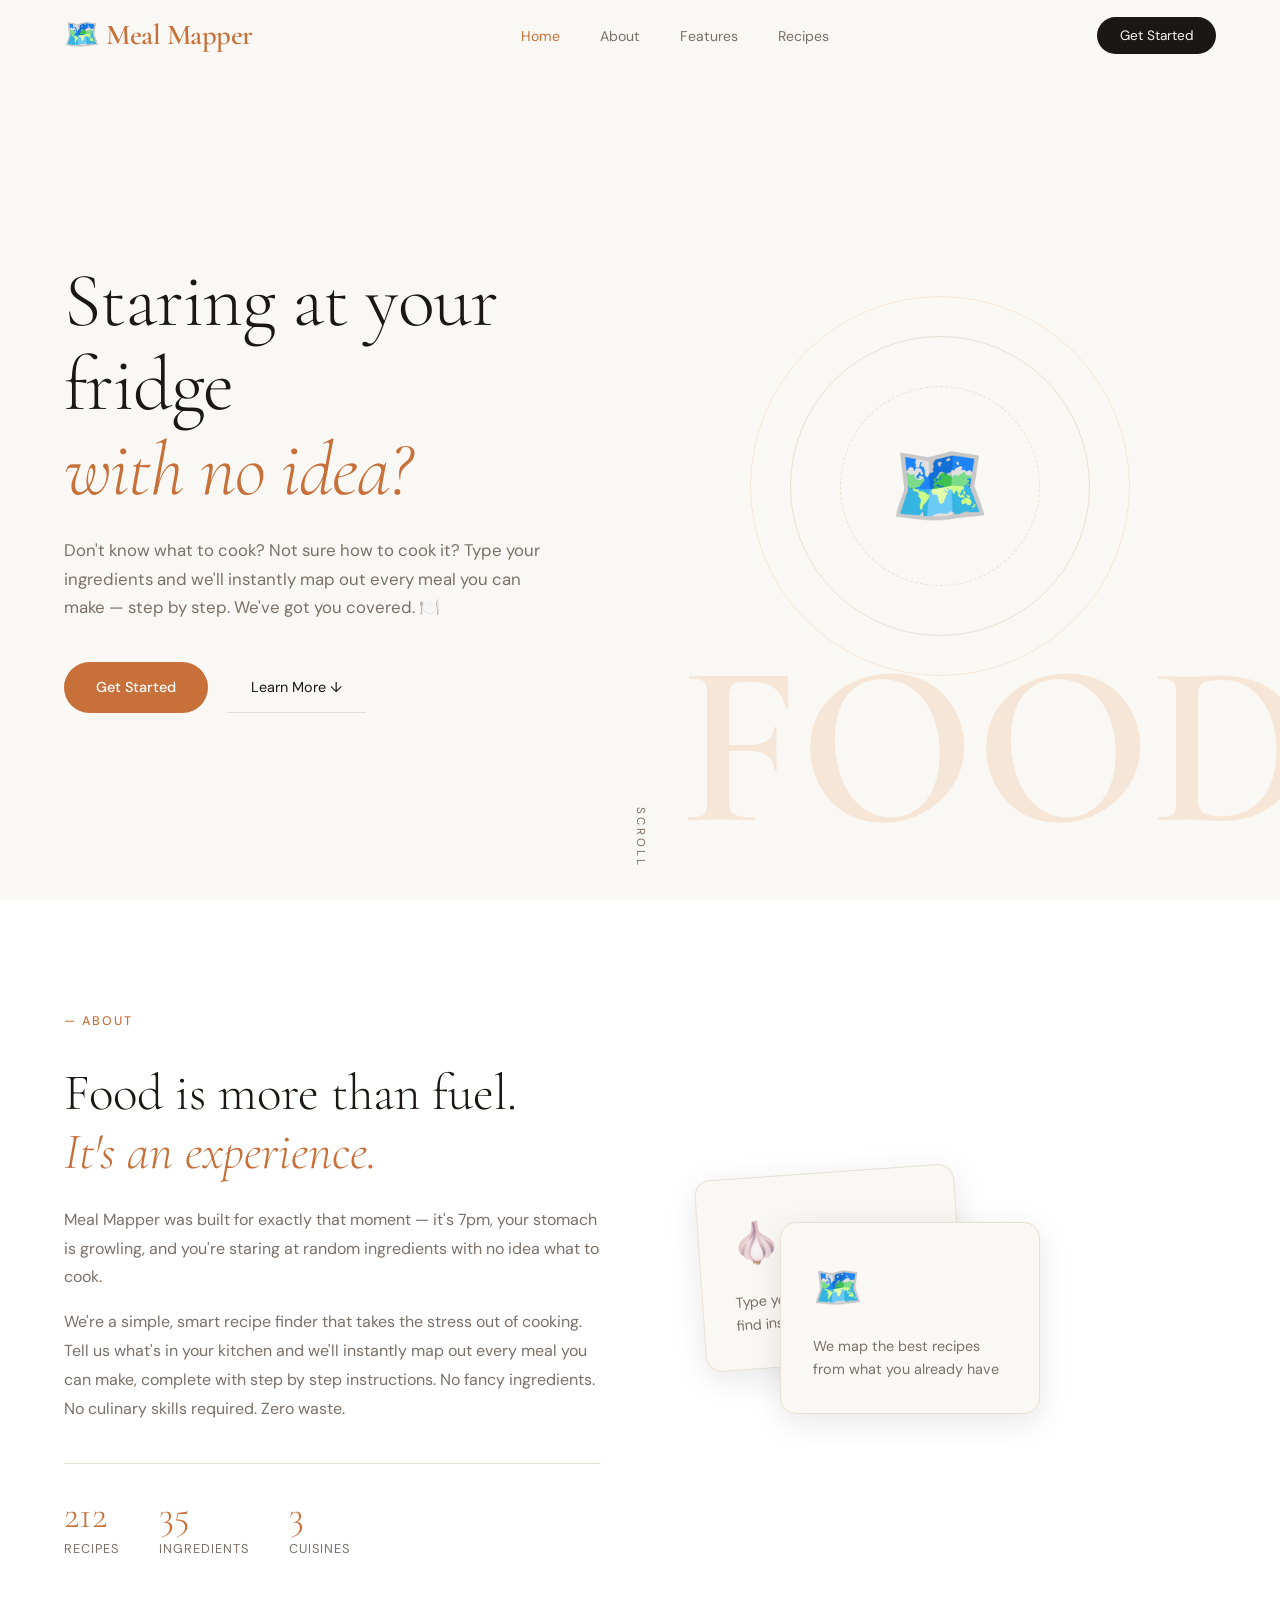
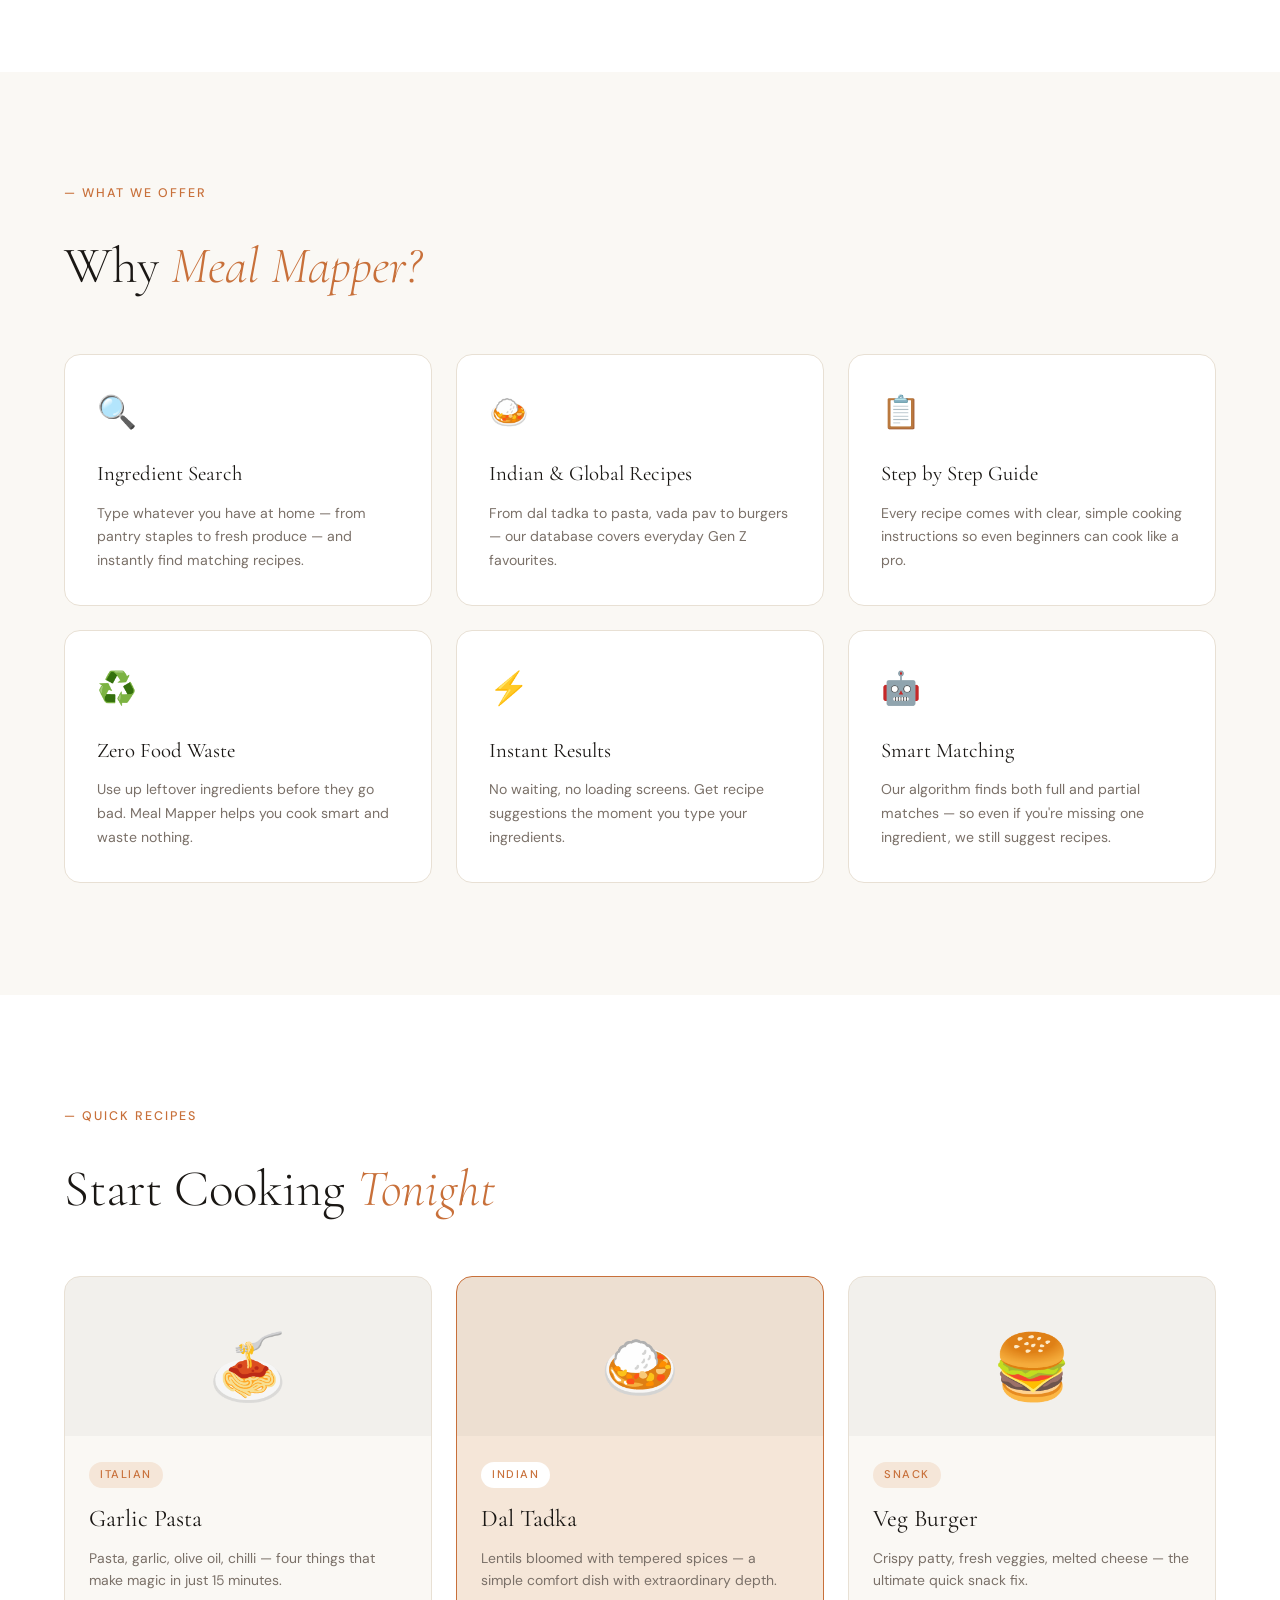
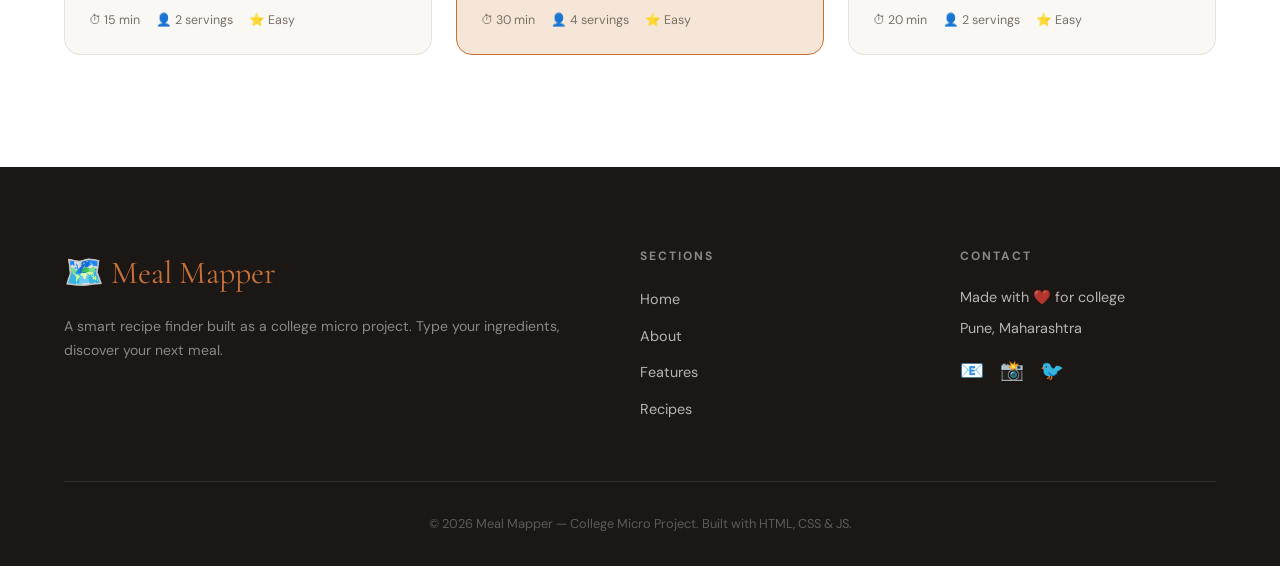
<file: templates/index.html>
<!DOCTYPE html>
<html lang="en">
<head>
  <meta charset="UTF-8" />
  <meta name="viewport" content="width=device-width, initial-scale=1.0"/>
  <title>Meal Mapper — Find Recipes Instantly</title>
  <style>
/* =============================================
   MEAL MAPPER — style.css
   ============================================= */

:root {
  --clr-bg: #faf8f4;
  --clr-surface: #ffffff;
  --clr-text: #1a1714;
  --clr-text-muted: #7a7068;
  --clr-accent: #c8703a;
  --clr-accent-light: #f5e6d8;
  --clr-border: #e8e0d4;
  --font-display: 'Cormorant Garamond', Georgia, serif;
  --font-body: 'DM Sans', sans-serif;
  --radius-md: 16px;
  --shadow-sm: 0 2px 12px rgba(26,23,20,0.06);
  --shadow-md: 0 8px 32px rgba(26,23,20,0.10);
  --shadow-lg: 0 20px 60px rgba(26,23,20,0.14);
  --transition: 0.3s cubic-bezier(0.4, 0, 0.2, 1);
  --nav-height: 72px;
}

*, *::before, *::after { box-sizing: border-box; margin: 0; padding: 0; }
html { scroll-behavior: smooth; }
body { font-family: var(--font-body); background: var(--clr-bg); color: var(--clr-text); line-height: 1.6; overflow-x: hidden; }
a { text-decoration: none; color: inherit; }
ul { list-style: none; }

/* NAVBAR */
.navbar { position: fixed; top: 0; left: 0; right: 0; height: var(--nav-height); display: flex; align-items: center; justify-content: space-between; padding: 0 5%; background: rgba(250,248,244,0.85); backdrop-filter: blur(12px); border-bottom: 1px solid transparent; z-index: 1000; transition: border-color var(--transition), box-shadow var(--transition); }
.navbar.scrolled { border-color: var(--clr-border); box-shadow: var(--shadow-sm); }
.nav-logo { font-family: var(--font-display); font-size: 1.8rem; font-weight: 600; color: var(--clr-accent); letter-spacing: -0.5px; }
.nav-links { display: flex; gap: 2.5rem; }
.nav-links a { font-size: 0.88rem; color: var(--clr-text-muted); transition: color var(--transition); }
.nav-links a:hover { color: var(--clr-text); }
.nav-cta { background: var(--clr-text); color: var(--clr-bg); border: none; padding: 0.6rem 1.4rem; border-radius: 100px; font-family: var(--font-body); font-size: 0.85rem; cursor: pointer; transition: background var(--transition), transform var(--transition); }
.nav-cta:hover { background: var(--clr-accent); transform: translateY(-1px); }
.hamburger { display: none; background: none; border: none; font-size: 1.5rem; cursor: pointer; color: var(--clr-text); }

/* HERO */
.hero { min-height: 100vh; display: grid; grid-template-columns: 1fr 1fr; align-items: center; padding: calc(var(--nav-height) + 4rem) 5% 4rem; gap: 3rem; position: relative; overflow: hidden; }
.hero-bg-text { position: absolute; font-family: var(--font-display); font-size: clamp(8rem, 18vw, 18rem); font-weight: 600; color: var(--clr-accent-light); bottom: -2rem; right: -2rem; pointer-events: none; user-select: none; z-index: 0; }
.hero-content { position: relative; z-index: 1; }
.hero-tag { display: inline-block; font-size: 0.75rem; font-weight: 500; letter-spacing: 1.5px; text-transform: uppercase; color: var(--clr-accent); background: var(--clr-accent-light); padding: 0.35rem 1rem; border-radius: 100px; margin-bottom: 1.5rem; }
.hero-title { font-family: var(--font-display); font-size: clamp(3rem, 6vw, 5.5rem); font-weight: 300; line-height: 1.1; letter-spacing: -1px; margin-bottom: 1.5rem; opacity: 0; animation: fadeUp 0.9s 0.2s ease forwards; }
.hero-title em { font-style: italic; color: var(--clr-accent); }
.hero-sub { font-size: 1.05rem; color: var(--clr-text-muted); max-width: 480px; line-height: 1.7; margin-bottom: 2.5rem; opacity: 0; animation: fadeUp 0.9s 0.4s ease forwards; }
.hero-actions { display: flex; gap: 1.2rem; flex-wrap: wrap; opacity: 0; animation: fadeUp 0.9s 0.6s ease forwards; }
.btn-primary { background: var(--clr-accent); color: white; padding: 0.85rem 2rem; border-radius: 100px; font-size: 0.9rem; font-weight: 500; transition: transform var(--transition), box-shadow var(--transition); }
.btn-primary:hover { transform: translateY(-2px); box-shadow: 0 8px 24px rgba(200,112,58,0.3); }
.btn-ghost { color: var(--clr-text); padding: 0.85rem 1.5rem; font-size: 0.9rem; border-bottom: 1px solid var(--clr-border); transition: border-color var(--transition), color var(--transition); }
.btn-ghost:hover { color: var(--clr-accent); border-color: var(--clr-accent); }
.hero-visual { position: relative; display: flex; align-items: center; justify-content: center; height: 420px; z-index: 1; }
.plate-ring { position: absolute; border-radius: 50%; border: 1px solid var(--clr-border); animation: spin linear infinite; }
.ring-1 { width: 200px; height: 200px; animation-duration: 8s; border-style: dashed; }
.ring-2 { width: 300px; height: 300px; animation-duration: 14s; animation-direction: reverse; }
.ring-3 { width: 380px; height: 380px; animation-duration: 20s; border-color: var(--clr-accent-light); }
.plate-center { font-size: 5rem; animation: float 3s ease-in-out infinite; position: relative; z-index: 2; }
.scroll-hint { position: absolute; bottom: 2rem; left: 50%; transform: translateX(-50%); font-size: 0.72rem; letter-spacing: 3px; text-transform: uppercase; color: var(--clr-text-muted); writing-mode: vertical-rl; animation: pulse 2s ease-in-out infinite; }

/* ABOUT */
.about { padding: 7rem 5%; background: var(--clr-surface); }
.section-label { font-size: 0.78rem; font-weight: 500; letter-spacing: 2px; text-transform: uppercase; color: var(--clr-accent); margin-bottom: 2rem; }
.about-grid { display: grid; grid-template-columns: 1fr 1fr; gap: 5rem; align-items: center; }
.about-text h2 { font-family: var(--font-display); font-size: clamp(2.2rem, 4vw, 3.5rem); font-weight: 300; line-height: 1.15; margin-bottom: 1.5rem; }
.about-text h2 em { font-style: italic; color: var(--clr-accent); }
.about-text p { color: var(--clr-text-muted); line-height: 1.8; margin-bottom: 1rem; }
.about-stats { display: flex; gap: 2.5rem; margin-top: 2.5rem; padding-top: 2rem; border-top: 1px solid var(--clr-border); }
.stat-num { display: block; font-family: var(--font-display); font-size: 2.4rem; font-weight: 300; color: var(--clr-accent); line-height: 1; }
.stat-label { font-size: 0.8rem; color: var(--clr-text-muted); text-transform: uppercase; letter-spacing: 1px; }
.about-card-stack { position: relative; height: 340px; }
.about-card { position: absolute; background: var(--clr-bg); border: 1px solid var(--clr-border); border-radius: var(--radius-md); padding: 2rem; width: 260px; box-shadow: var(--shadow-md); transition: transform var(--transition); }
.about-card:hover { transform: translateY(-6px); }
.card-back { top: 30px; left: 20px; transform: rotate(-4deg); }
.card-back:hover { transform: rotate(-4deg) translateY(-6px); }
.card-front { top: 80px; left: 100px; }
.card-emoji { font-size: 2.5rem; display: block; margin-bottom: 1rem; }
.about-card p { font-size: 0.9rem; color: var(--clr-text-muted); line-height: 1.6; }

/* FEATURES */
.features { padding: 7rem 5%; background: var(--clr-bg); }
.section-title { font-family: var(--font-display); font-size: clamp(2.2rem, 4vw, 3.2rem); font-weight: 300; margin-bottom: 3.5rem; line-height: 1.2; }
.section-title em { font-style: italic; color: var(--clr-accent); }
.features-grid { display: grid; grid-template-columns: repeat(3, 1fr); gap: 1.5rem; }
.feature-card { background: var(--clr-surface); border: 1px solid var(--clr-border); border-radius: var(--radius-md); padding: 2rem; transition: transform var(--transition), box-shadow var(--transition), border-color var(--transition); cursor: default; }
.feature-card:hover { transform: translateY(-6px); box-shadow: var(--shadow-md); border-color: var(--clr-accent); }
.feature-icon { font-size: 2rem; margin-bottom: 1.2rem; }
.feature-card h3 { font-family: var(--font-display); font-size: 1.3rem; font-weight: 400; margin-bottom: 0.7rem; }
.feature-card p { font-size: 0.88rem; color: var(--clr-text-muted); line-height: 1.7; }

/* RECIPES */
.recipes { padding: 7rem 5%; background: var(--clr-surface); }
.recipes-grid { display: grid; grid-template-columns: repeat(3, 1fr); gap: 1.5rem; }
.recipe-card { border: 1px solid var(--clr-border); border-radius: var(--radius-md); overflow: hidden; transition: transform var(--transition), box-shadow var(--transition); background: var(--clr-bg); }
.recipe-card:hover { transform: translateY(-8px); box-shadow: var(--shadow-lg); }
.recipe-card.featured { border-color: var(--clr-accent); background: var(--clr-accent-light); }
.recipe-emoji { font-size: 4rem; text-align: center; padding: 2.5rem 2rem 1rem; background: rgba(0,0,0,0.03); }
.recipe-info { padding: 1.5rem; }
.recipe-tag { font-size: 0.7rem; font-weight: 500; letter-spacing: 1.5px; text-transform: uppercase; color: var(--clr-accent); background: var(--clr-accent-light); padding: 0.25rem 0.7rem; border-radius: 100px; display: inline-block; margin-bottom: 0.8rem; }
.recipe-card.featured .recipe-tag { background: white; }
.recipe-info h3 { font-family: var(--font-display); font-size: 1.5rem; font-weight: 400; margin-bottom: 0.5rem; }
.recipe-info p { font-size: 0.87rem; color: var(--clr-text-muted); line-height: 1.6; margin-bottom: 1.2rem; }
.recipe-meta { display: flex; gap: 1rem; font-size: 0.78rem; color: var(--clr-text-muted); }

/* FOOTER */
.footer { background: var(--clr-text); color: var(--clr-bg); padding: 5rem 5% 2rem; }
.footer-top { display: grid; grid-template-columns: 2fr 1fr 1fr; gap: 4rem; padding-bottom: 3rem; border-bottom: 1px solid rgba(255,255,255,0.1); }
.footer-logo { font-family: var(--font-display); font-size: 2rem; color: var(--clr-accent); margin-bottom: 1rem; }
.footer-brand p { font-size: 0.88rem; color: rgba(250,248,244,0.5); line-height: 1.7; }
.footer-links h4, .footer-contact h4 { font-size: 0.75rem; letter-spacing: 2px; text-transform: uppercase; margin-bottom: 1.2rem; color: rgba(250,248,244,0.5); }
.footer-links ul li { margin-bottom: 0.7rem; }
.footer-links a { font-size: 0.9rem; color: rgba(250,248,244,0.7); transition: color var(--transition); }
.footer-links a:hover { color: var(--clr-accent); }
.footer-contact p { font-size: 0.9rem; color: rgba(250,248,244,0.7); margin-bottom: 0.5rem; }
.footer-socials { display: flex; gap: 1rem; margin-top: 1rem; font-size: 1.2rem; cursor: pointer; }
.footer-bottom { padding-top: 2rem; text-align: center; font-size: 0.8rem; color: rgba(250,248,244,0.3); }

/* ANIMATIONS */
@keyframes fadeUp { from { opacity: 0; transform: translateY(24px); } to { opacity: 1; transform: translateY(0); } }
@keyframes spin { from { transform: rotate(0deg); } to { transform: rotate(360deg); } }
@keyframes float { 0%, 100% { transform: translateY(0); } 50% { transform: translateY(-12px); } }
@keyframes pulse { 0%, 100% { opacity: 0.4; } 50% { opacity: 1; } }
.reveal { opacity: 0; transform: translateY(30px); transition: opacity 0.7s ease, transform 0.7s ease; }
.reveal.visible { opacity: 1; transform: translateY(0); }

/* RESPONSIVE */
@media (max-width: 1024px) { .features-grid { grid-template-columns: repeat(2, 1fr); } .recipes-grid { grid-template-columns: repeat(2, 1fr); } }
@media (max-width: 768px) {
  .nav-links, .nav-cta { display: none; }
  .hamburger { display: block; }
  .nav-links.open { display: flex; flex-direction: column; position: absolute; top: var(--nav-height); left: 0; right: 0; background: var(--clr-bg); padding: 1.5rem 5%; border-bottom: 1px solid var(--clr-border); box-shadow: var(--shadow-md); gap: 1.2rem; }
  .hero { grid-template-columns: 1fr; text-align: center; padding-top: calc(var(--nav-height) + 2rem); }
  .hero-visual { display: none; }
  .hero-actions { justify-content: center; }
  .hero-sub { margin: 0 auto 2rem; }
  .hero-bg-text { display: none; }
  .about-grid { grid-template-columns: 1fr; }
  .about-card-stack { display: none; }
  .features-grid { grid-template-columns: 1fr; }
  .recipes-grid { grid-template-columns: 1fr; }
  .footer-top { grid-template-columns: 1fr; gap: 2rem; }
}
  </style>
  <link href="https://fonts.googleapis.com/css2?family=Cormorant+Garamond:ital,wght@0,300;0,400;0,600;1,300;1,400&family=DM+Sans:wght@300;400;500&display=swap" rel="stylesheet"/>
</head>
<body>

  <!-- NAVBAR -->
  <nav class="navbar" id="navbar">
    <div class="nav-logo">🗺️ Meal Mapper</div>
    <ul class="nav-links">
      <li><a href="#hero">Home</a></li>
      <li><a href="#about">About</a></li>
      <li><a href="#features">Features</a></li>
      <li><a href="#recipes">Recipes</a></li>
    </ul>
    <!-- ✅ FIX 1: nav button now goes to /chatbot -->
    <button class="nav-cta" onclick="window.location.href='/chatbot'">Get Started</button>
    <button class="hamburger" id="hamburger" aria-label="Menu">&#9776;</button>
  </nav>

  <!-- HERO -->
  <section class="hero" id="hero">
    <div class="hero-bg-text">FOOD</div>
    <div class="hero-content">
      <h1 class="hero-title">Staring at your fridge <br/><em>with no idea?</em></h1>
      <p class="hero-sub">Don't know what to cook? Not sure how to cook it? Type your ingredients and we'll instantly map out every meal you can make — step by step. We've got you covered. 🍽️</p>
      <div class="hero-actions">
        <!-- ✅ FIX 2: hero button now goes to /chatbot -->
        <a href="/chatbot" class="btn-primary">Get Started</a>
        <a href="#about" class="btn-ghost">Learn More ↓</a>
      </div>
    </div>
    <div class="hero-visual">
      <div class="plate-ring ring-3"></div>
      <div class="plate-ring ring-2"></div>
      <div class="plate-ring ring-1"></div>
      <div class="plate-center">🗺️</div>
    </div>
    <div class="scroll-hint">scroll</div>
  </section>

  <!-- ABOUT -->
  <section class="about" id="about">
    <div class="section-label">— About</div>
    <div class="about-grid">
      <div class="about-text">
        <h2>Food is more than fuel.<br/><em>It's an experience.</em></h2>
        <p>Meal Mapper was built for exactly that moment — it's 7pm, your stomach is growling, and you're staring at random ingredients with no idea what to cook.</p>
        <p>We're a simple, smart recipe finder that takes the stress out of cooking. Tell us what's in your kitchen and we'll instantly map out every meal you can make, complete with step by step instructions. No fancy ingredients. No culinary skills required. Zero waste.</p>
        <div class="about-stats">
          <div class="stat"><span class="stat-num">300</span><span class="stat-label">Recipes</span></div>
          <div class="stat"><span class="stat-num">50</span><span class="stat-label">Ingredients</span></div>
          <div class="stat"><span class="stat-num">5</span><span class="stat-label">Cuisines</span></div>
        </div>
      </div>
      <div class="about-card-stack">
        <div class="about-card card-back">
          <span class="card-emoji">🧄</span>
          <p>Type your ingredients and find instant recipe matches</p>
        </div>
        <div class="about-card card-front">
          <span class="card-emoji">🗺️</span>
          <p>We map the best recipes from what you already have</p>
        </div>
      </div>
    </div>
  </section>

  <!-- FEATURES -->
  <section class="features" id="features">
    <div class="section-label">— What We Offer</div>
    <h2 class="section-title">Why <em>Meal Mapper?</em></h2>
    <div class="features-grid">
      <div class="feature-card" data-delay="0">
        <div class="feature-icon">🔍</div>
        <h3>Ingredient Search</h3>
        <p>Type whatever you have at home — from pantry staples to fresh produce — and instantly find matching recipes.</p>
      </div>
      <div class="feature-card" data-delay="100">
        <div class="feature-icon">🍛</div>
        <h3>Indian & Global Recipes</h3>
        <p>From dal tadka to pasta, vada pav to burgers — our database covers everyday Gen Z favourites.</p>
      </div>
      <div class="feature-card" data-delay="200">
        <div class="feature-icon">📋</div>
        <h3>Step by Step Guide</h3>
        <p>Every recipe comes with clear, simple cooking instructions so even beginners can cook like a pro.</p>
      </div>
      <div class="feature-card" data-delay="300">
        <div class="feature-icon">♻️</div>
        <h3>Zero Food Waste</h3>
        <p>Use up leftover ingredients before they go bad. Meal Mapper helps you cook smart and waste nothing.</p>
      </div>
      <div class="feature-card" data-delay="400">
        <div class="feature-icon">⚡</div>
        <h3>Instant Results</h3>
        <p>No waiting, no loading screens. Get recipe suggestions the moment you type your ingredients.</p>
      </div>
      <div class="feature-card" data-delay="500">
        <div class="feature-icon">🤖</div>
        <h3>Smart Matching</h3>
        <p>Our algorithm finds both full and partial matches — so even if you're missing one ingredient, we still suggest recipes.</p>
      </div>
    </div>
  </section>

  <!-- RECIPE CARDS -->
  <section class="recipes" id="recipes">
    <div class="section-label">— Quick Recipes</div>
    <h2 class="section-title">Start Cooking <em>Tonight</em></h2>
    <div class="recipes-grid">
      <div class="recipe-card">
        <div class="recipe-emoji">🍝</div>
        <div class="recipe-info">
          <span class="recipe-tag">Italian</span>
          <h3>Garlic Pasta</h3>
          <p>Pasta, garlic, olive oil, chilli — four things that make magic in just 15 minutes.</p>
          <div class="recipe-meta">
            <span>⏱ 15 min</span>
            <span>👤 2 servings</span>
            <span>⭐ Easy</span>
          </div>
        </div>
      </div>
      <div class="recipe-card featured">
        <div class="recipe-emoji">🍛</div>
        <div class="recipe-info">
          <span class="recipe-tag">Indian</span>
          <h3>Dal Tadka</h3>
          <p>Lentils bloomed with tempered spices — a simple comfort dish with extraordinary depth.</p>
          <div class="recipe-meta">
            <span>⏱ 30 min</span>
            <span>👤 4 servings</span>
            <span>⭐ Easy</span>
          </div>
        </div>
      </div>
      <div class="recipe-card">
        <div class="recipe-emoji">🍔</div>
        <div class="recipe-info">
          <span class="recipe-tag">Snack</span>
          <h3>Veg Burger</h3>
          <p>Crispy patty, fresh veggies, melted cheese — the ultimate quick snack fix.</p>
          <div class="recipe-meta">
            <span>⏱ 20 min</span>
            <span>👤 2 servings</span>
            <span>⭐ Easy</span>
          </div>
        </div>
      </div>
    </div>
  </section>

  <!-- FOOTER -->
  <footer class="footer" id="contact">
    <div class="footer-top">
      <div class="footer-brand">
        <div class="footer-logo">🗺️ Meal Mapper</div>
        <p>A smart recipe finder built as a college micro project. Type your ingredients, discover your next meal.</p>
      </div>
      <div class="footer-links">
        <h4>Sections</h4>
        <ul>
          <li><a href="#hero">Home</a></li>
          <li><a href="#about">About</a></li>
          <li><a href="#features">Features</a></li>
          <li><a href="#recipes">Recipes</a></li>
        </ul>
      </div>
      <div class="footer-contact">
        <h4>Contact</h4>
        <p>Made with ❤️ for college</p>
        <p>Pune, Maharashtra</p>
        <div class="footer-socials">
          <span>📧</span>
          <span>📸</span>
          <span>🐦</span>
        </div>
      </div>
    </div>
    <div class="footer-bottom">
      <p>© 2026 Meal Mapper — College Micro Project. Built with HTML, CSS & JS.</p>
    </div>
  </footer>

  <script>
/* =============================================
   MEAL MAPPER — script.js
   ============================================= */

// NAVBAR scroll effect
const navbar = document.getElementById('navbar');
window.addEventListener('scroll', () => {
  navbar.classList.toggle('scrolled', window.scrollY > 30);
});

// HAMBURGER menu
const hamburger = document.getElementById('hamburger');
const navLinks = document.querySelector('.nav-links');
hamburger.addEventListener('click', () => navLinks.classList.toggle('open'));
navLinks.querySelectorAll('a').forEach(link => {
  link.addEventListener('click', () => navLinks.classList.remove('open'));
});

// SCROLL REVEAL
const revealTargets = ['.about-grid', '.about-stats', '.feature-card', '.recipe-card', '.footer-top'];
revealTargets.forEach(selector => {
  document.querySelectorAll(selector).forEach(el => el.classList.add('reveal'));
});
const observer = new IntersectionObserver((entries) => {
  entries.forEach(entry => {
    if (entry.isIntersecting) {
      const delay = entry.target.dataset.delay || 0;
      setTimeout(() => entry.target.classList.add('visible'), Number(delay));
      observer.unobserve(entry.target);
    }
  });
}, { threshold: 0.12 });
document.querySelectorAll('.reveal').forEach(el => observer.observe(el));

// ACTIVE NAV LINK on scroll
const sections = document.querySelectorAll('section[id], footer[id]');
const navAnchors = document.querySelectorAll('.nav-links a');
window.addEventListener('scroll', () => {
  let current = '';
  sections.forEach(section => {
    if (window.scrollY >= section.offsetTop - 100) current = section.getAttribute('id');
  });
  navAnchors.forEach(a => {
    a.style.color = '';
    if (a.getAttribute('href') === `#${current}`) a.style.color = 'var(--clr-accent)';
  });
});

// FEATURE CARD tilt effect
document.querySelectorAll('.feature-card').forEach(card => {
  card.addEventListener('mousemove', (e) => {
    const rect = card.getBoundingClientRect();
    const rotateX = ((e.clientY - rect.top - rect.height / 2) / (rect.height / 2)) * -6;
    const rotateY = ((e.clientX - rect.left - rect.width / 2) / (rect.width / 2)) * 6;
    card.style.transform = `translateY(-6px) rotateX(${rotateX}deg) rotateY(${rotateY}deg)`;
    card.style.transition = 'transform 0.1s ease';
  });
  card.addEventListener('mouseleave', () => {
    card.style.transform = '';
    card.style.transition = 'transform 0.3s ease, box-shadow 0.3s ease, border-color 0.3s ease';
  });
});

// SMOOTH SCROLL
document.querySelectorAll('a[href^="#"]').forEach(anchor => {
  anchor.addEventListener('click', (e) => {
    const target = document.querySelector(anchor.getAttribute('href'));
    if (target) { e.preventDefault(); target.scrollIntoView({ behavior: 'smooth' }); }
  });
});

// STAT COUNTER animation
function animateCounter(el, target, duration = 1200) {
  let start = 0;
  const step = target / (duration / 16);
  const timer = setInterval(() => {
    start += step;
    if (start >= target) { el.textContent = target + (el.dataset.suffix || ''); clearInterval(timer); }
    else el.textContent = Math.floor(start) + (el.dataset.suffix || '');
  }, 16);
}
const statObserver = new IntersectionObserver((entries) => {
  entries.forEach(entry => {
    if (entry.isIntersecting) {
      const el = entry.target;
      const num = parseInt(el.textContent);
      el.dataset.suffix = el.textContent.replace(num, '');
      animateCounter(el, num);
      statObserver.unobserve(el);
    }
  });
}, { threshold: 0.5 });
document.querySelectorAll('.stat-num').forEach(el => statObserver.observe(el));

// ✅ FIX 3: GET STARTED button JS now goes to /chatbot
document.querySelector('.nav-cta').addEventListener('click', () => {
  window.location.href = '/chatbot';
});

console.log('%c🗺️ Meal Mapper Loaded!', 'color: #c8703a; font-size: 1.2rem; font-weight: bold;');
</script>
</body>
</html>
</file>
